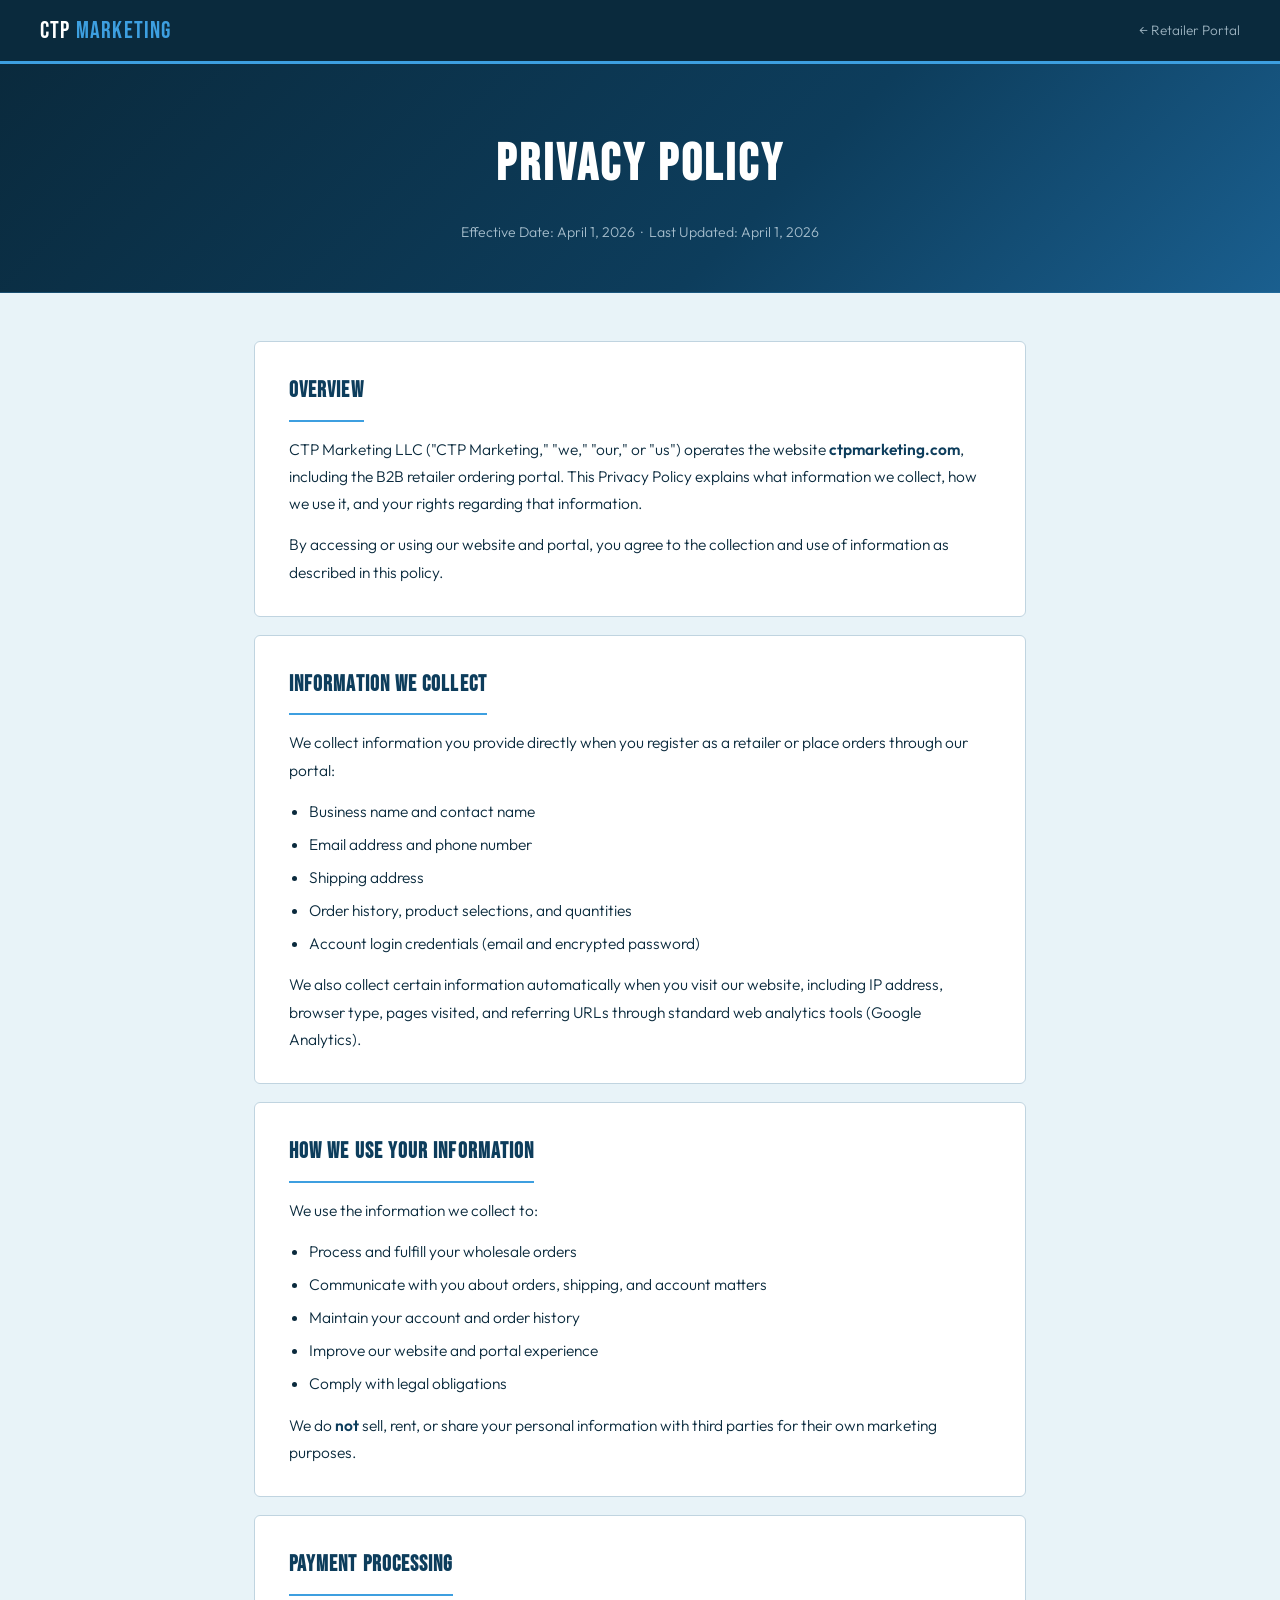
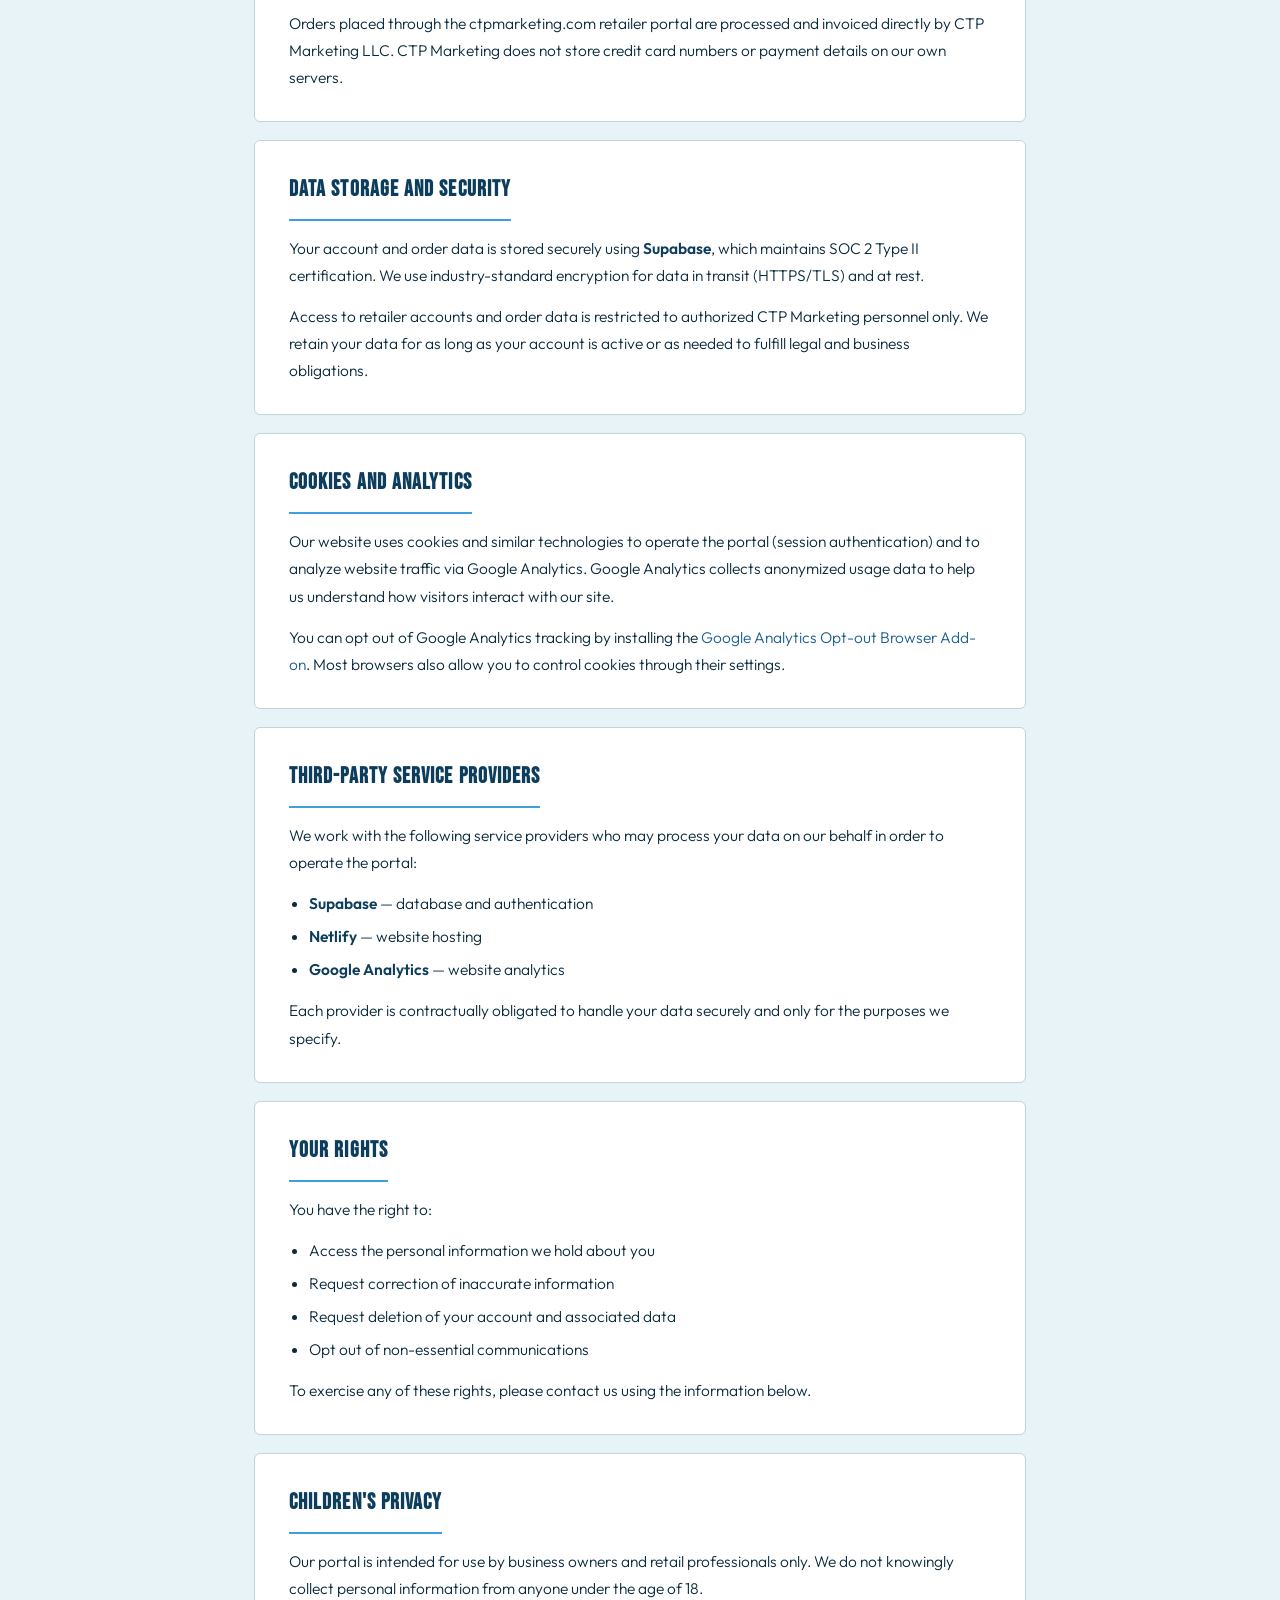
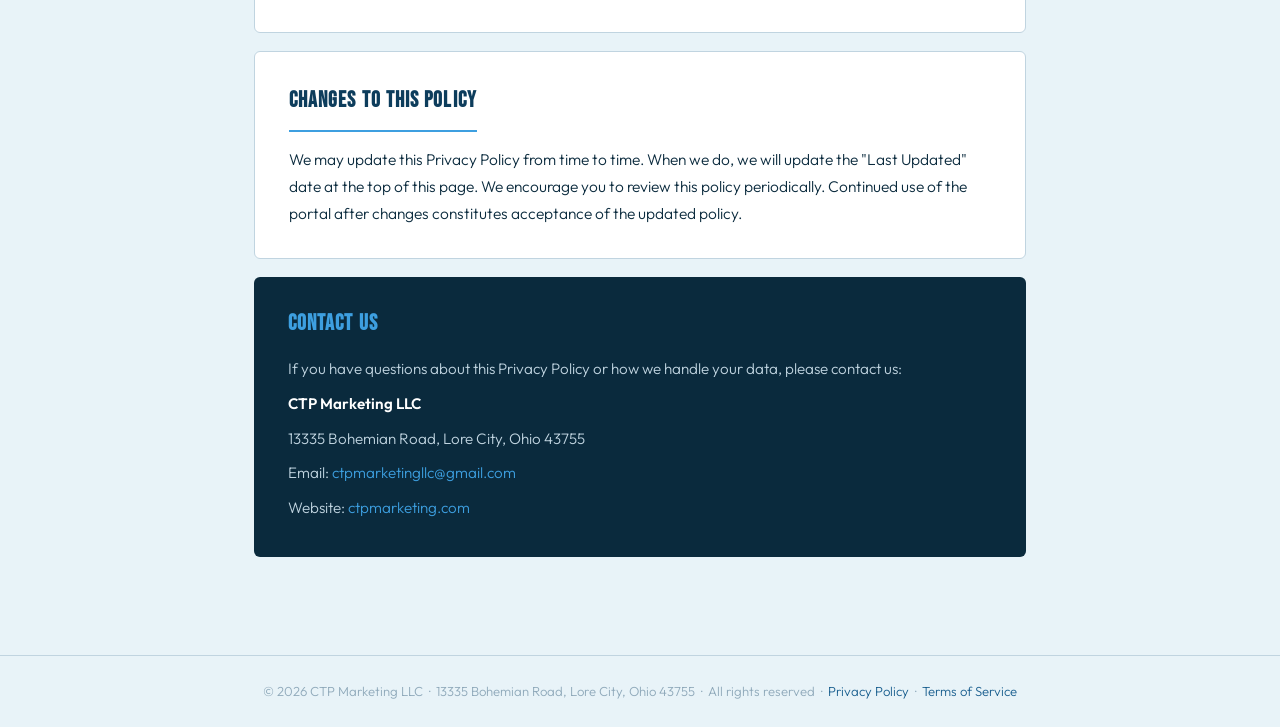
<file: privacy.html>
<!DOCTYPE html>
<html lang="en">
<head>
  <meta charset="UTF-8">
  <meta name="viewport" content="width=device-width, initial-scale=1.0">
  <title>Privacy Policy — CTP Marketing LLC</title>
  <meta name="description" content="Privacy Policy for CTP Marketing LLC and the ctpmarketing.com B2B retailer portal.">
  <link rel="preconnect" href="https://fonts.googleapis.com">
  <link href="https://fonts.googleapis.com/css2?family=Bebas+Neue&family=Outfit:wght@300;400;600&display=swap" rel="stylesheet">
  <style>
    *, *::before, *::after { box-sizing: border-box; margin: 0; padding: 0; }

    :root {
      --primary-blue:    #1a5f8f;
      --secondary-blue:  #2a7cb8;
      --accent-blue:     #3d9fe0;
      --dark-blue:       #0d3d5c;
      --silver:          #c0d4e0;
      --metallic-silver: #8fa9ba;
      --deep-water:      #0a2a3d;
      --light-foam:      #e8f3f8;
      --font-display:    'Bebas Neue', sans-serif;
      --font-body:       'Outfit', sans-serif;
      --transition:      all 0.3s cubic-bezier(0.4, 0, 0.2, 1);
    }

    body {
      font-family: var(--font-body);
      font-weight: 300;
      background: var(--light-foam);
      color: var(--deep-water);
      line-height: 1.75;
    }

    header {
      background: var(--deep-water);
      padding: 0 40px;
      display: flex;
      align-items: center;
      justify-content: space-between;
      height: 64px;
      border-bottom: 3px solid var(--accent-blue);
    }
    .logo {
      font-family: var(--font-display);
      font-size: 1.5rem;
      color: #fff;
      text-decoration: none;
      letter-spacing: 0.05em;
    }
    .logo span { color: var(--accent-blue); }
    .back-link {
      font-size: 0.85rem;
      color: var(--silver);
      text-decoration: none;
      opacity: 0.8;
      transition: var(--transition);
    }
    .back-link:hover { opacity: 1; color: #fff; }

    .hero {
      background: linear-gradient(135deg, var(--deep-water) 0%, var(--dark-blue) 60%, var(--primary-blue) 100%);
      padding: 56px 40px 48px;
      text-align: center;
      border-bottom: 1px solid rgba(61,159,224,0.3);
    }
    .hero h1 {
      font-family: var(--font-display);
      font-size: clamp(2rem, 5vw, 3.2rem);
      color: #fff;
      letter-spacing: 0.06em;
      margin-bottom: 10px;
    }
    .hero p { color: var(--silver); font-size: 0.88rem; opacity: 0.85; }

    .container {
      max-width: 820px;
      margin: 0 auto;
      padding: 48px 24px 80px;
    }

    section {
      background: #fff;
      border: 1px solid var(--silver);
      border-radius: 6px;
      padding: 30px 34px;
      margin-bottom: 18px;
    }
    section h2 {
      font-family: var(--font-display);
      font-size: 1.35rem;
      color: var(--dark-blue);
      letter-spacing: 0.05em;
      margin-bottom: 14px;
      padding-bottom: 10px;
      border-bottom: 2px solid var(--accent-blue);
      display: inline-block;
    }
    section p { margin-bottom: 14px; font-size: 0.97rem; }
    section p:last-child { margin-bottom: 0; }
    section ul { margin: 10px 0 14px 20px; font-size: 0.97rem; }
    section ul li { margin-bottom: 6px; }
    strong { font-weight: 600; color: var(--dark-blue); }
    a { color: var(--primary-blue); text-decoration: none; }
    a:hover { color: var(--accent-blue); text-decoration: underline; }

    .contact-card {
      background: var(--deep-water);
      border-radius: 6px;
      padding: 28px 34px;
      margin-bottom: 18px;
    }
    .contact-card h2 {
      font-family: var(--font-display);
      font-size: 1.35rem;
      letter-spacing: 0.05em;
      color: var(--accent-blue);
      margin-bottom: 14px;
    }
    .contact-card p { font-size: 0.95rem; margin-bottom: 8px; color: var(--silver); }
    .contact-card strong { color: #fff; }
    .contact-card a { color: var(--accent-blue); }
    .contact-card a:hover { color: #fff; }

    footer {
      text-align: center;
      padding: 24px;
      font-size: 0.82rem;
      color: var(--metallic-silver);
      border-top: 1px solid var(--silver);
    }
    footer a { color: var(--primary-blue); }
  </style>
</head>
<body>

<header>
  <a href="/index.html" class="logo">CTP <span>Marketing</span></a>
  <a href="/login.html" class="back-link">← Retailer Portal</a>
</header>

<div class="hero">
  <h1>Privacy Policy</h1>
  <p>Effective Date: April 1, 2026 &nbsp;·&nbsp; Last Updated: April 1, 2026</p>
</div>

<div class="container">

  <section>
    <h2>Overview</h2>
    <p>CTP Marketing LLC ("CTP Marketing," "we," "our," or "us") operates the website <strong>ctpmarketing.com</strong>, including the B2B retailer ordering portal. This Privacy Policy explains what information we collect, how we use it, and your rights regarding that information.</p>
    <p>By accessing or using our website and portal, you agree to the collection and use of information as described in this policy.</p>
  </section>

  <section>
    <h2>Information We Collect</h2>
    <p>We collect information you provide directly when you register as a retailer or place orders through our portal:</p>
    <ul>
      <li>Business name and contact name</li>
      <li>Email address and phone number</li>
      <li>Shipping address</li>
      <li>Order history, product selections, and quantities</li>
      <li>Account login credentials (email and encrypted password)</li>
    </ul>
    <p>We also collect certain information automatically when you visit our website, including IP address, browser type, pages visited, and referring URLs through standard web analytics tools (Google Analytics).</p>
  </section>

  <section>
    <h2>How We Use Your Information</h2>
    <p>We use the information we collect to:</p>
    <ul>
      <li>Process and fulfill your wholesale orders</li>
      <li>Communicate with you about orders, shipping, and account matters</li>
      <li>Maintain your account and order history</li>
      <li>Improve our website and portal experience</li>
      <li>Comply with legal obligations</li>
    </ul>
    <p>We do <strong>not</strong> sell, rent, or share your personal information with third parties for their own marketing purposes.</p>
  </section>

  <section>
    <h2>Payment Processing</h2>
    <p>Orders placed through the ctpmarketing.com retailer portal are processed and invoiced directly by CTP Marketing LLC. CTP Marketing does not store credit card numbers or payment details on our own servers.</p>
  </section>

  <section>
    <h2>Data Storage and Security</h2>
    <p>Your account and order data is stored securely using <strong>Supabase</strong>, which maintains SOC 2 Type II certification. We use industry-standard encryption for data in transit (HTTPS/TLS) and at rest.</p>
    <p>Access to retailer accounts and order data is restricted to authorized CTP Marketing personnel only. We retain your data for as long as your account is active or as needed to fulfill legal and business obligations.</p>
  </section>

  <section>
    <h2>Cookies and Analytics</h2>
    <p>Our website uses cookies and similar technologies to operate the portal (session authentication) and to analyze website traffic via Google Analytics. Google Analytics collects anonymized usage data to help us understand how visitors interact with our site.</p>
    <p>You can opt out of Google Analytics tracking by installing the <a href="https://tools.google.com/dlpage/gaoptout" target="_blank">Google Analytics Opt-out Browser Add-on</a>. Most browsers also allow you to control cookies through their settings.</p>
  </section>

  <section>
    <h2>Third-Party Service Providers</h2>
    <p>We work with the following service providers who may process your data on our behalf in order to operate the portal:</p>
    <ul>
      <li><strong>Supabase</strong> — database and authentication</li>
      <li><strong>Netlify</strong> — website hosting</li>
      <li><strong>Google Analytics</strong> — website analytics</li>
    </ul>
    <p>Each provider is contractually obligated to handle your data securely and only for the purposes we specify.</p>
  </section>

  <section>
    <h2>Your Rights</h2>
    <p>You have the right to:</p>
    <ul>
      <li>Access the personal information we hold about you</li>
      <li>Request correction of inaccurate information</li>
      <li>Request deletion of your account and associated data</li>
      <li>Opt out of non-essential communications</li>
    </ul>
    <p>To exercise any of these rights, please contact us using the information below.</p>
  </section>

  <section>
    <h2>Children's Privacy</h2>
    <p>Our portal is intended for use by business owners and retail professionals only. We do not knowingly collect personal information from anyone under the age of 18.</p>
  </section>

  <section>
    <h2>Changes to This Policy</h2>
    <p>We may update this Privacy Policy from time to time. When we do, we will update the "Last Updated" date at the top of this page. We encourage you to review this policy periodically. Continued use of the portal after changes constitutes acceptance of the updated policy.</p>
  </section>

  <div class="contact-card">
    <h2>Contact Us</h2>
    <p>If you have questions about this Privacy Policy or how we handle your data, please contact us:</p>
    <p><strong>CTP Marketing LLC</strong></p>
    <p>13335 Bohemian Road, Lore City, Ohio 43755</p>
    <p>Email: <a href="mailto:ctpmarketingllc@gmail.com">ctpmarketingllc@gmail.com</a></p>
    <p>Website: <a href="https://ctpmarketing.com">ctpmarketing.com</a></p>
  </div>

</div>

<footer>
  &copy; 2026 CTP Marketing LLC &nbsp;·&nbsp; 13335 Bohemian Road, Lore City, Ohio 43755 &nbsp;·&nbsp; All rights reserved &nbsp;·&nbsp;
  <a href="/privacy.html">Privacy Policy</a> &nbsp;·&nbsp;
  <a href="/terms.html">Terms of Service</a>
</footer>

</body>
</html>
</file>
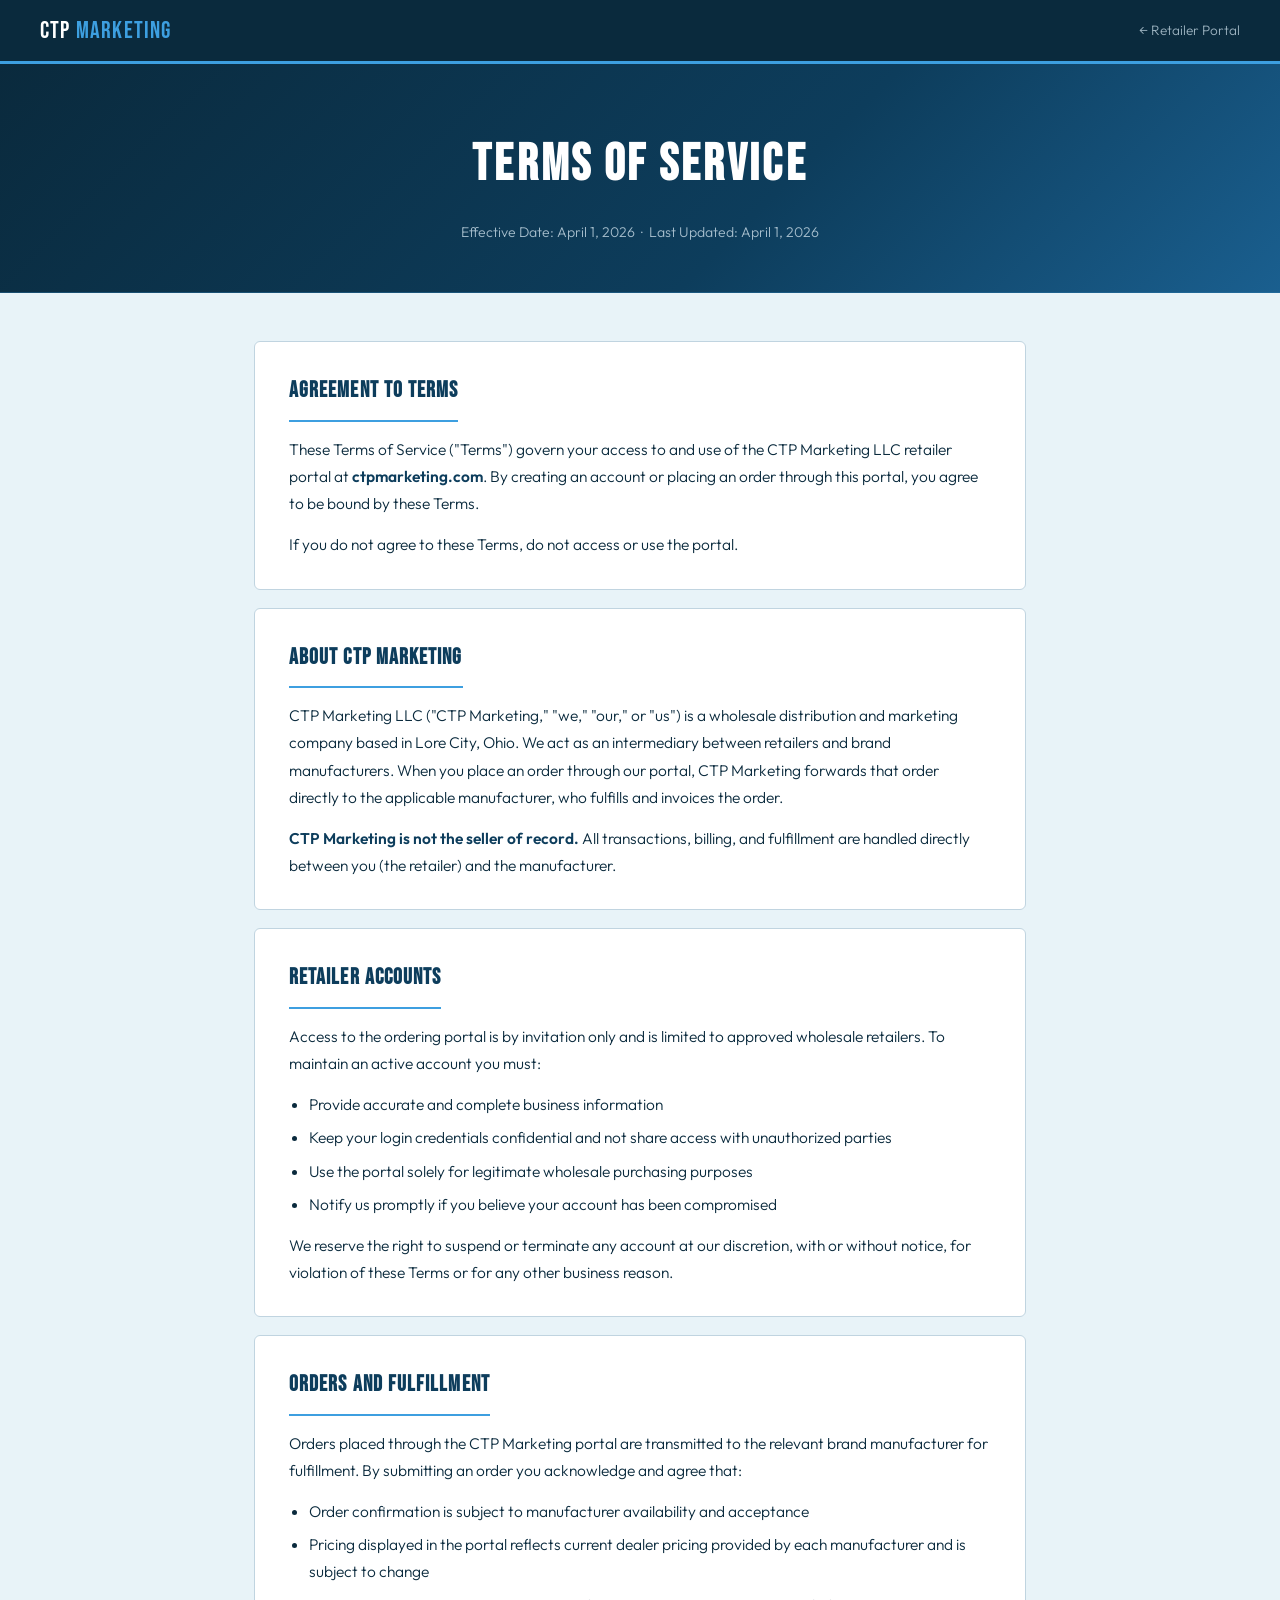
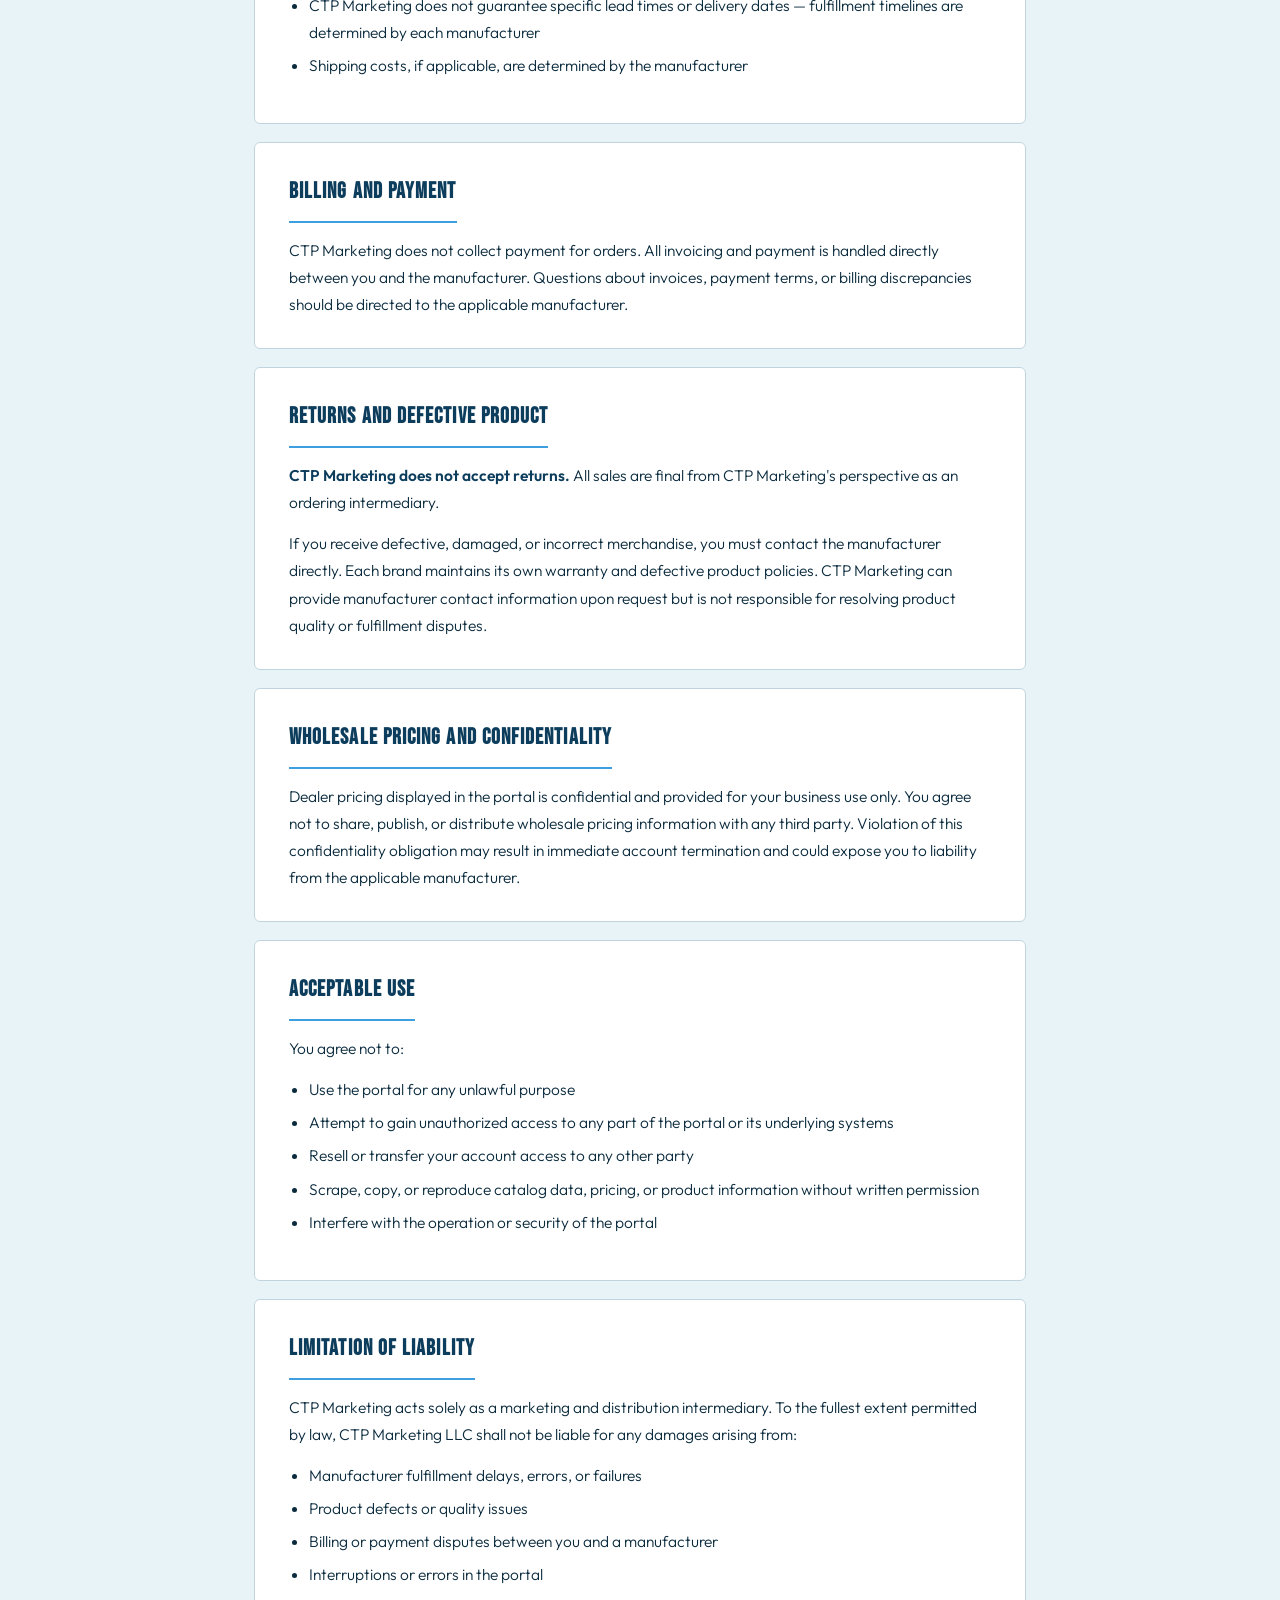
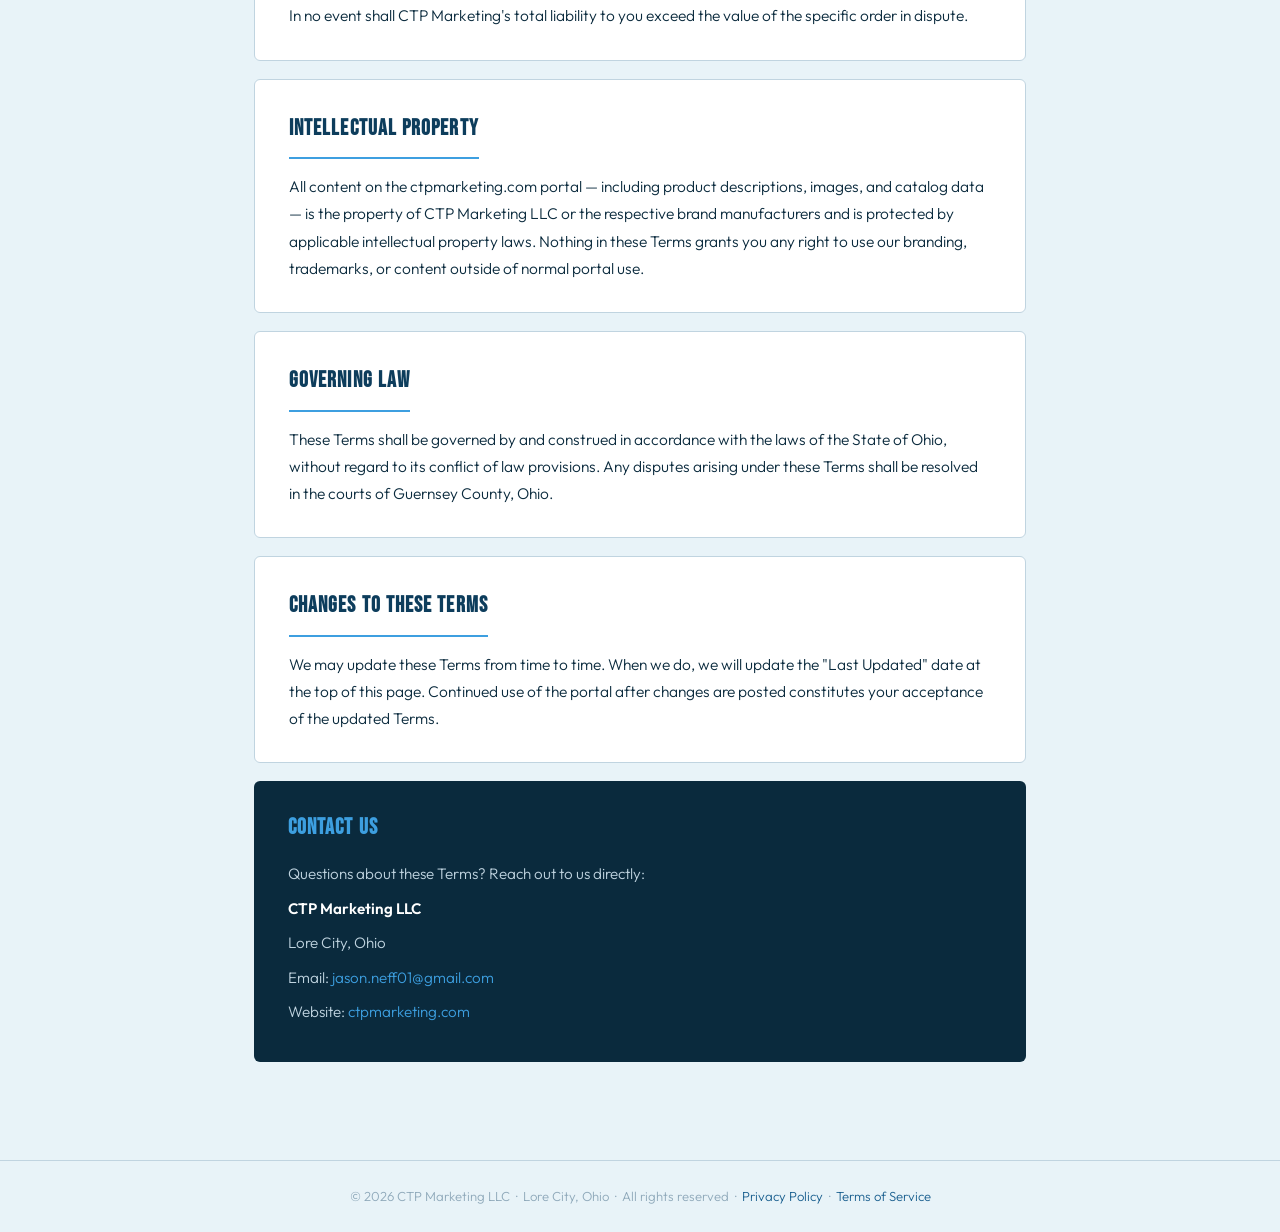
<file: terms.html>
<!DOCTYPE html>
<html lang="en">
<head>
  <meta charset="UTF-8">
  <meta name="viewport" content="width=device-width, initial-scale=1.0">
  <title>Terms of Service — CTP Marketing LLC</title>
  <meta name="description" content="Terms of Service for the CTP Marketing LLC B2B retailer portal.">
  <link rel="preconnect" href="https://fonts.googleapis.com">
  <link href="https://fonts.googleapis.com/css2?family=Bebas+Neue&family=Outfit:wght@300;400;600&display=swap" rel="stylesheet">
  <style>
    *, *::before, *::after { box-sizing: border-box; margin: 0; padding: 0; }

    :root {
      --primary-blue:    #1a5f8f;
      --secondary-blue:  #2a7cb8;
      --accent-blue:     #3d9fe0;
      --dark-blue:       #0d3d5c;
      --silver:          #c0d4e0;
      --metallic-silver: #8fa9ba;
      --deep-water:      #0a2a3d;
      --light-foam:      #e8f3f8;
      --font-display:    'Bebas Neue', sans-serif;
      --font-body:       'Outfit', sans-serif;
      --transition:      all 0.3s cubic-bezier(0.4, 0, 0.2, 1);
    }

    body {
      font-family: var(--font-body);
      font-weight: 300;
      background: var(--light-foam);
      color: var(--deep-water);
      line-height: 1.75;
    }

    header {
      background: var(--deep-water);
      padding: 0 40px;
      display: flex;
      align-items: center;
      justify-content: space-between;
      height: 64px;
      border-bottom: 3px solid var(--accent-blue);
    }
    .logo {
      font-family: var(--font-display);
      font-size: 1.5rem;
      color: #fff;
      text-decoration: none;
      letter-spacing: 0.05em;
    }
    .logo span { color: var(--accent-blue); }
    .back-link {
      font-size: 0.85rem;
      color: var(--silver);
      text-decoration: none;
      opacity: 0.8;
      transition: var(--transition);
    }
    .back-link:hover { opacity: 1; color: #fff; }

    .hero {
      background: linear-gradient(135deg, var(--deep-water) 0%, var(--dark-blue) 60%, var(--primary-blue) 100%);
      padding: 56px 40px 48px;
      text-align: center;
      border-bottom: 1px solid rgba(61,159,224,0.3);
    }
    .hero h1 {
      font-family: var(--font-display);
      font-size: clamp(2rem, 5vw, 3.2rem);
      color: #fff;
      letter-spacing: 0.06em;
      margin-bottom: 10px;
    }
    .hero p { color: var(--silver); font-size: 0.88rem; opacity: 0.85; }

    .container {
      max-width: 820px;
      margin: 0 auto;
      padding: 48px 24px 80px;
    }

    section {
      background: #fff;
      border: 1px solid var(--silver);
      border-radius: 6px;
      padding: 30px 34px;
      margin-bottom: 18px;
    }
    section h2 {
      font-family: var(--font-display);
      font-size: 1.35rem;
      color: var(--dark-blue);
      letter-spacing: 0.05em;
      margin-bottom: 14px;
      padding-bottom: 10px;
      border-bottom: 2px solid var(--accent-blue);
      display: inline-block;
    }
    section p { margin-bottom: 14px; font-size: 0.97rem; }
    section p:last-child { margin-bottom: 0; }
    section ul { margin: 10px 0 14px 20px; font-size: 0.97rem; }
    section ul li { margin-bottom: 6px; }
    strong { font-weight: 600; color: var(--dark-blue); }
    a { color: var(--primary-blue); text-decoration: none; }
    a:hover { color: var(--accent-blue); text-decoration: underline; }

    .contact-card {
      background: var(--deep-water);
      border-radius: 6px;
      padding: 28px 34px;
      margin-bottom: 18px;
    }
    .contact-card h2 {
      font-family: var(--font-display);
      font-size: 1.35rem;
      letter-spacing: 0.05em;
      color: var(--accent-blue);
      margin-bottom: 14px;
    }
    .contact-card p { font-size: 0.95rem; margin-bottom: 8px; color: var(--silver); }
    .contact-card strong { color: #fff; }
    .contact-card a { color: var(--accent-blue); }
    .contact-card a:hover { color: #fff; }

    footer {
      text-align: center;
      padding: 24px;
      font-size: 0.82rem;
      color: var(--metallic-silver);
      border-top: 1px solid var(--silver);
    }
    footer a { color: var(--primary-blue); }
  </style>
</head>
<body>

<header>
  <a href="/index.html" class="logo">CTP <span>Marketing</span></a>
  <a href="/login.html" class="back-link">← Retailer Portal</a>
</header>

<div class="hero">
  <h1>Terms of Service</h1>
  <p>Effective Date: April 1, 2026 &nbsp;·&nbsp; Last Updated: April 1, 2026</p>
</div>

<div class="container">

  <section>
    <h2>Agreement to Terms</h2>
    <p>These Terms of Service ("Terms") govern your access to and use of the CTP Marketing LLC retailer portal at <strong>ctpmarketing.com</strong>. By creating an account or placing an order through this portal, you agree to be bound by these Terms.</p>
    <p>If you do not agree to these Terms, do not access or use the portal.</p>
  </section>

  <section>
    <h2>About CTP Marketing</h2>
    <p>CTP Marketing LLC ("CTP Marketing," "we," "our," or "us") is a wholesale distribution and marketing company based in Lore City, Ohio. We act as an intermediary between retailers and brand manufacturers. When you place an order through our portal, CTP Marketing forwards that order directly to the applicable manufacturer, who fulfills and invoices the order.</p>
    <p><strong>CTP Marketing is not the seller of record.</strong> All transactions, billing, and fulfillment are handled directly between you (the retailer) and the manufacturer.</p>
  </section>

  <section>
    <h2>Retailer Accounts</h2>
    <p>Access to the ordering portal is by invitation only and is limited to approved wholesale retailers. To maintain an active account you must:</p>
    <ul>
      <li>Provide accurate and complete business information</li>
      <li>Keep your login credentials confidential and not share access with unauthorized parties</li>
      <li>Use the portal solely for legitimate wholesale purchasing purposes</li>
      <li>Notify us promptly if you believe your account has been compromised</li>
    </ul>
    <p>We reserve the right to suspend or terminate any account at our discretion, with or without notice, for violation of these Terms or for any other business reason.</p>
  </section>

  <section>
    <h2>Orders and Fulfillment</h2>
    <p>Orders placed through the CTP Marketing portal are transmitted to the relevant brand manufacturer for fulfillment. By submitting an order you acknowledge and agree that:</p>
    <ul>
      <li>Order confirmation is subject to manufacturer availability and acceptance</li>
      <li>Pricing displayed in the portal reflects current dealer pricing provided by each manufacturer and is subject to change</li>
      <li>CTP Marketing does not guarantee specific lead times or delivery dates — fulfillment timelines are determined by each manufacturer</li>
      <li>Shipping costs, if applicable, are determined by the manufacturer</li>
    </ul>
  </section>

  <section>
    <h2>Billing and Payment</h2>
    <p>CTP Marketing does not collect payment for orders. All invoicing and payment is handled directly between you and the manufacturer. Questions about invoices, payment terms, or billing discrepancies should be directed to the applicable manufacturer.</p>
  </section>

  <section>
    <h2>Returns and Defective Product</h2>
    <p><strong>CTP Marketing does not accept returns.</strong> All sales are final from CTP Marketing's perspective as an ordering intermediary.</p>
    <p>If you receive defective, damaged, or incorrect merchandise, you must contact the manufacturer directly. Each brand maintains its own warranty and defective product policies. CTP Marketing can provide manufacturer contact information upon request but is not responsible for resolving product quality or fulfillment disputes.</p>
  </section>

  <section>
    <h2>Wholesale Pricing and Confidentiality</h2>
    <p>Dealer pricing displayed in the portal is confidential and provided for your business use only. You agree not to share, publish, or distribute wholesale pricing information with any third party. Violation of this confidentiality obligation may result in immediate account termination and could expose you to liability from the applicable manufacturer.</p>
  </section>

  <section>
    <h2>Acceptable Use</h2>
    <p>You agree not to:</p>
    <ul>
      <li>Use the portal for any unlawful purpose</li>
      <li>Attempt to gain unauthorized access to any part of the portal or its underlying systems</li>
      <li>Resell or transfer your account access to any other party</li>
      <li>Scrape, copy, or reproduce catalog data, pricing, or product information without written permission</li>
      <li>Interfere with the operation or security of the portal</li>
    </ul>
  </section>

  <section>
    <h2>Limitation of Liability</h2>
    <p>CTP Marketing acts solely as a marketing and distribution intermediary. To the fullest extent permitted by law, CTP Marketing LLC shall not be liable for any damages arising from:</p>
    <ul>
      <li>Manufacturer fulfillment delays, errors, or failures</li>
      <li>Product defects or quality issues</li>
      <li>Billing or payment disputes between you and a manufacturer</li>
      <li>Interruptions or errors in the portal</li>
    </ul>
    <p>In no event shall CTP Marketing's total liability to you exceed the value of the specific order in dispute.</p>
  </section>

  <section>
    <h2>Intellectual Property</h2>
    <p>All content on the ctpmarketing.com portal — including product descriptions, images, and catalog data — is the property of CTP Marketing LLC or the respective brand manufacturers and is protected by applicable intellectual property laws. Nothing in these Terms grants you any right to use our branding, trademarks, or content outside of normal portal use.</p>
  </section>

  <section>
    <h2>Governing Law</h2>
    <p>These Terms shall be governed by and construed in accordance with the laws of the State of Ohio, without regard to its conflict of law provisions. Any disputes arising under these Terms shall be resolved in the courts of Guernsey County, Ohio.</p>
  </section>

  <section>
    <h2>Changes to These Terms</h2>
    <p>We may update these Terms from time to time. When we do, we will update the "Last Updated" date at the top of this page. Continued use of the portal after changes are posted constitutes your acceptance of the updated Terms.</p>
  </section>

  <div class="contact-card">
    <h2>Contact Us</h2>
    <p>Questions about these Terms? Reach out to us directly:</p>
    <p><strong>CTP Marketing LLC</strong></p>
    <p>Lore City, Ohio</p>
    <p>Email: <a href="mailto:jason.neff01@gmail.com">jason.neff01@gmail.com</a></p>
    <p>Website: <a href="https://ctpmarketing.com">ctpmarketing.com</a></p>
  </div>

</div>

<footer>
  &copy; 2026 CTP Marketing LLC &nbsp;·&nbsp; Lore City, Ohio &nbsp;·&nbsp; All rights reserved &nbsp;·&nbsp;
  <a href="/privacy.html">Privacy Policy</a> &nbsp;·&nbsp;
  <a href="/terms.html">Terms of Service</a>
</footer>

</body>
</html>
</file>
